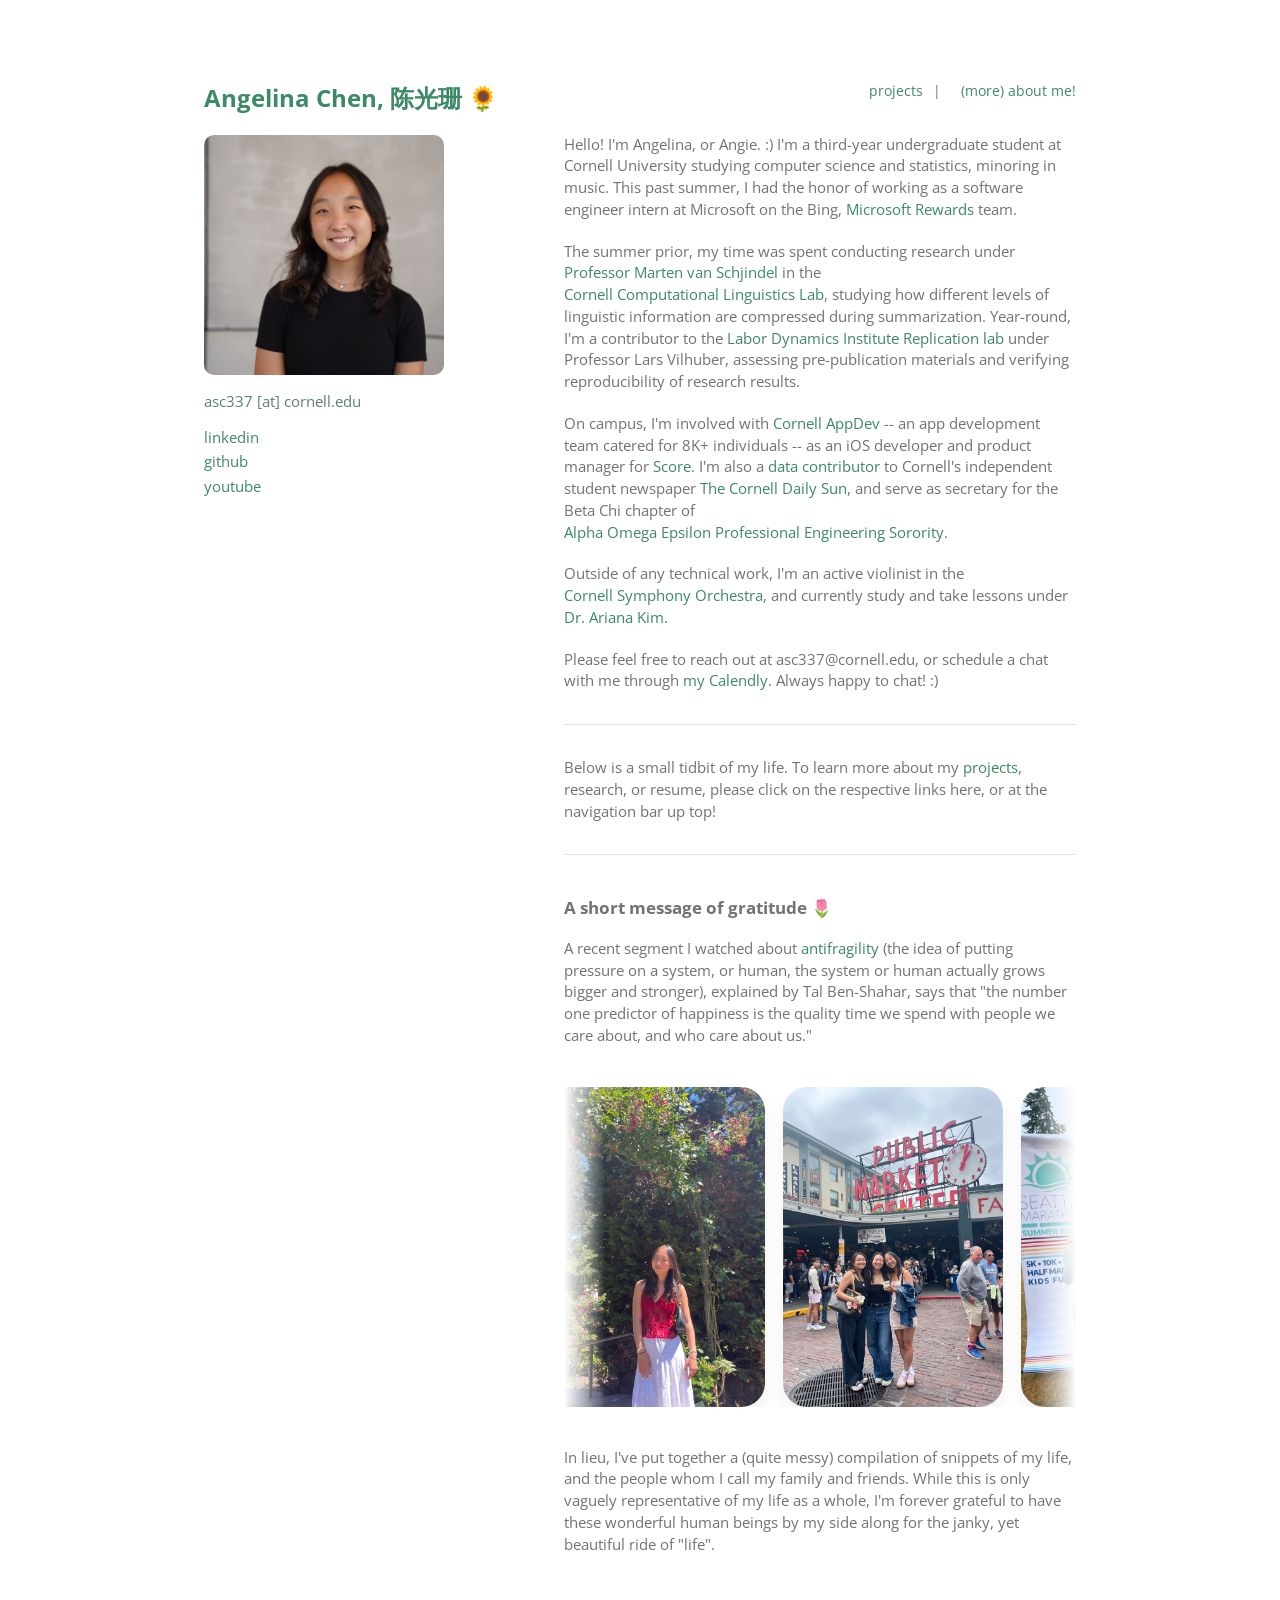
<file: index.html>
<!DOCTYPE html>
<html lang="en">
<head>
  <meta charset="UTF-8" />
  <meta name="viewport" content="width=device-width, initial-scale=1.0" />
  <link rel="preconnect" href="https://fonts.googleapis.com">
  <link rel="preconnect" href="https://fonts.gstatic.com" crossorigin>
  <link href="https://fonts.googleapis.com/css2?family=Open+Sans:wght@400;600;700&display=swap" rel="stylesheet">
  <title>Angelina Chen</title>
  <link rel="stylesheet" href="styles.css" />
</head>

<body>
  <main class="layout">

    <aside class="sidebar">
      <h1>Angelina Chen, 陈光珊 🌻</h1>

      <div class="profile-photo">
        <img src="assets/angelina.JPG" alt="Photo of Angelina" />
      </div>

      <p class="email">asc337 [at] cornell.edu</p>

      <div class="sidebar-links">
        <a href="https://www.linkedin.com/in/angelina-chenn/">linkedin</a>
        <a href="https://github.com/angelinaa-chen">github</a>
        <a href="https://www.youtube.com/@angelinachen07">youtube</a>
      </div>
    </aside>

    <section class="content">
      <nav class="top-nav">
        <a href="projects.html">projects</a>
        <span>|</span>
        <a href="aboutme.html">(more) about me!</a>
      </nav>

      <p>
        Hello! I'm Angelina, or Angie. :)
        I'm a third-year undergraduate student at Cornell University studying computer science and statistics, minoring in music.
        This past summer, I had the honor of working as a software engineer intern at Microsoft on the Bing,
        <a href="https://www.microsoft.com/en-us/rewards/about">Microsoft Rewards</a> team.
      </p>

      <p>
        The summer prior, my time was spent conducting research under
        <a href="https://linguistics.cornell.edu/marten-van-schijndel">Professor Marten van Schjindel</a>
        in the
        <a href="https://conf.ling.cornell.edu/compling/">Cornell Computational Linguistics Lab</a>,
        studying how different levels of linguistic information are compressed during summarization.
        Year-round, I'm a contributor to the
        <a href="https://www.ilr.cornell.edu/labor-dynamics-institute/ldi-replication-lab">
          Labor Dynamics Institute Replication lab
        </a>
        under Professor Lars Vilhuber, assessing pre-publication materials and verifying reproducibility of research results.
      </p>

      <p>
        On campus, I'm involved with
        <a href="https://www.cornellappdev.com">Cornell AppDev</a>
        -- an app development team catered for 8K+ individuals --
        as an iOS developer and product manager for
        <a href="https://apps.apple.com/us/app/score-cornell-sports/id6742861913">Score</a>.
        I'm also a
        <a href="https://www.cornellsun.com/staff/angelina-chen">data contributor</a>
        to Cornell's independent student newspaper
        <a href="https://www.cornellsun.com">The Cornell Daily Sun</a>,
        and serve as secretary for the Beta Chi chapter of
        <a href="https://aoecornell.com">Alpha Omega Epsilon Professional Engineering Sorority</a>.
      </p>

      <p>
        Outside of any technical work, I'm an active violinist in the
        <a href="https://www.cuorchestra.org">Cornell Symphony Orchestra</a>,
        and currently study and take lessons under
        <a href="https://music.cornell.edu/ariana-kim">Dr. Ariana Kim</a>.
        <!-- I'm also an
        <a href="https://www.amestrib.com/story/sports/high-school/2023/04/28/chen-sisters-have-ames-girls-tennis-looking-tough-in-2023-hoping-for-spot-at-ighsau-state-tournament/70143528007/">
          avid tennis player
        </a>,
        and currently play as part of the
        <a href="https://www.instagram.com/cornellreservetennis/?hl=en">
          Cornell Reserve Tennis Club
        </a>. -->
      </p>

      <p>
        Please feel free to reach out at asc337@cornell.edu, or schedule a chat with me through
        <a href="https://calendly.com/asc337-cornell/coffee-chats-clone">my Calendly</a>.
        Always happy to chat! :)
      </p>

      <div class="line"></div>

      <p>
        Below is a small tidbit of my life. To learn more about my <a href="projects.html">projects</a>, research, or resume,
        please click on the respective links here, or at the navigation bar up top!
      </p>

      <div class="line"></div>

      <h3>A short message of gratitude 🌷</h3>

      <p>
        A recent segment I watched about
        <a href="https://www.youtube.com/watch?v=e-or_D-qNqM">antifragility</a>
        (the idea of putting pressure on a system, or human, the system or human actually grows bigger and stronger),
        explained by Tal Ben-Shahar, says that
        "the number one predictor of happiness is the quality time we spend with people we care about,
        and who care about us."
      </p>

      <div class="carousel" data-speed="55">
        <div class="track">
        <div class="tile"><img src="assets/p1.jpeg" alt=""></div>
        <div class="tile"><img src="assets/p2.jpeg" alt=""></div>
        <div class="tile"><img src="assets/p3.jpeg" alt=""></div>
        <div class="tile"><img src="assets/p4.jpeg" alt=""></div>
        <div class="tile"><img src="assets/p5.jpeg" alt=""></div>
        <div class="tile"><img src="assets/p6.jpeg" alt=""></div>
        </div>
      </div>

      <p>
        In lieu, I've put together a (quite messy) compilation of snippets of my life,
        and the people whom I call my family and friends. While this is only vaguely representative of my life as a whole,
        I'm forever grateful to have these wonderful human beings by my side along for the janky,
        yet beautiful ride of "life".
      </p>

    </section>
  </main>
  <script src="js/main.js"></script>
</body>
</html>
</file>
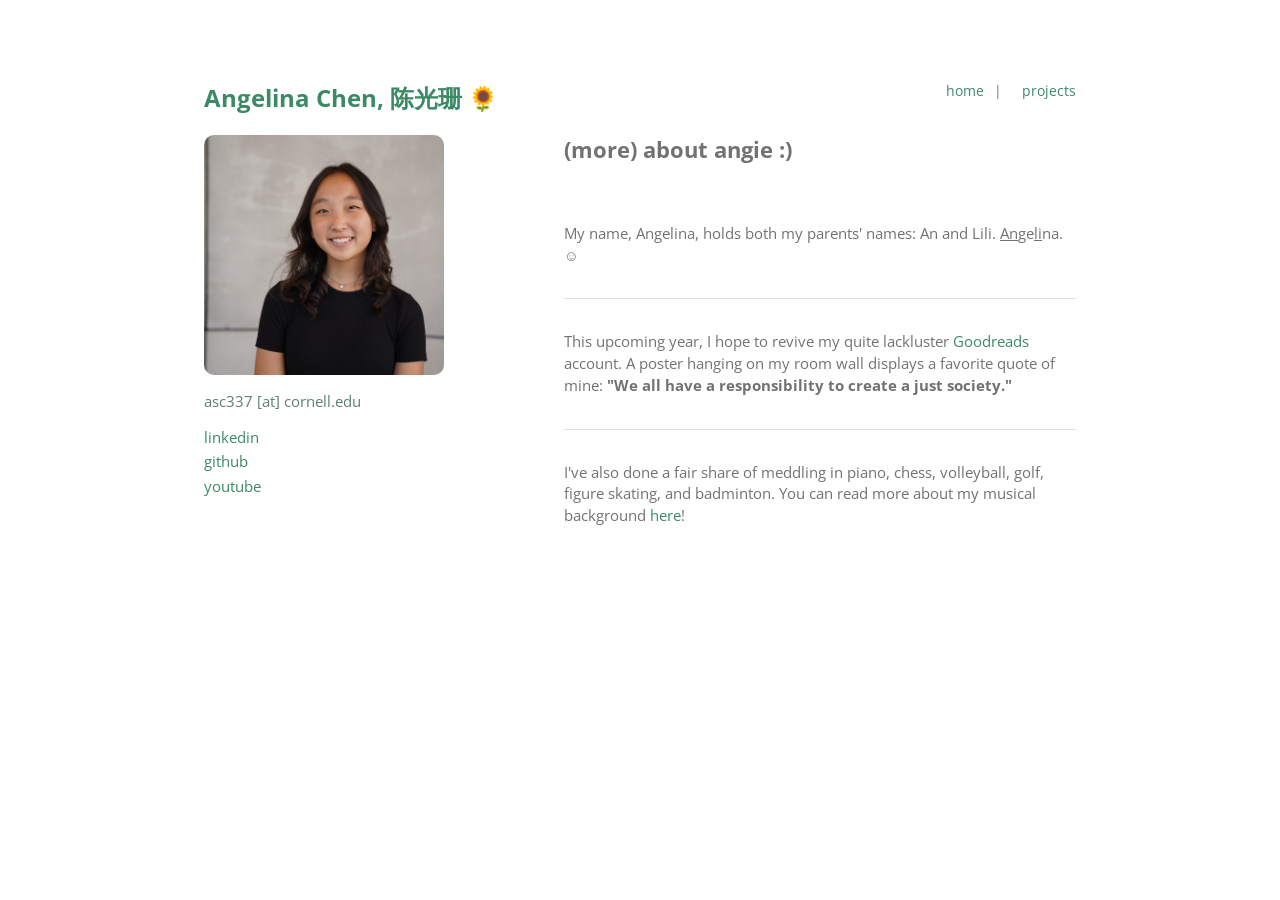
<file: aboutme.html>
<!DOCTYPE html>
<html lang="en">
<head>
  <meta charset="UTF-8" />
  <meta name="viewport" content="width=device-width, initial-scale=1.0" />
  <link rel="preconnect" href="https://fonts.googleapis.com">
  <link rel="preconnect" href="https://fonts.gstatic.com" crossorigin>
  <link href="https://fonts.googleapis.com/css2?family=Open+Sans:wght@400;600;700&display=swap" rel="stylesheet">
  <title>Angelina Chen</title>
  <link rel="stylesheet" href="styles.css" />
</head>

<body>

  <main class="layout">
    <aside class="sidebar">
      <h1>Angelina Chen, 陈光珊 🌻</h1>

      <div class="profile-photo">
        <img src="assets/angelina.JPG" alt="Photo of Angelina" />
      </div>

      <p class="email">asc337 [at] cornell.edu</p>

      <div class="sidebar-links">
        <a href="https://www.linkedin.com/in/angelina-chenn/">linkedin</a>
        <a href="https://github.com/angelinaa-chen">github</a>
        <a href="https://www.youtube.com/@angelinachen07">youtube</a>
      </div>
    </aside>

    <section class="content">
      <nav class="top-nav">
        <a href="index.html">home</a>
        <span>|</span>
        <a href="projects.html">projects</a>
      </nav>

    <h1>(more) about angie :)</h1>
    <div class="spacer"></div>
    <p>
      My name, Angelina, holds both my parents' names: An and Lili. <u>An</u>ge<u>li</u>na. ☺️
    </p>

    <!-- <p>
      I'm more of a dog person than a cat person, and one day hope to adopt one.
    </p> -->

    <!-- <p>
      There's been a meme of this word floating around recently, but I find the actual definition to be quite beautiful:
    </p> -->

    <div class="line"></div>  

    <!-- <section class="wabisabi-box">
      <h2>wa·bi·sa·bi</h2>
      <div class="pronunciation">[wäbē säbē] <em>noun, Japanese</em></div>
      <p>
        Finding beauty in the imperfections of nature and life; accepting the natural cycles of growth and decay.
      </p>
    </section>

    <div class="line"></div> -->
    
    <p>
      This upcoming year, I hope to revive my quite lackluster <a href="https://www.goodreads.com/user/show/186743850-angelina-chen">Goodreads</a> account. A poster hanging on my room wall displays a favorite quote of mine: <b>"We all have a responsibility to create a just society."</b>
    </p>

    <div class="line"></div>  

    <p>
      I've also done a fair share of meddling in piano, chess, volleyball, golf, figure skating, and badminton. You can read more about my musical background
        <a href="https://cisymphony.org/2023-young-artists/">here</a>!</p>

    </section>
  </main>

  <script src="js/main.js"></script>
</body>
</html>
</file>
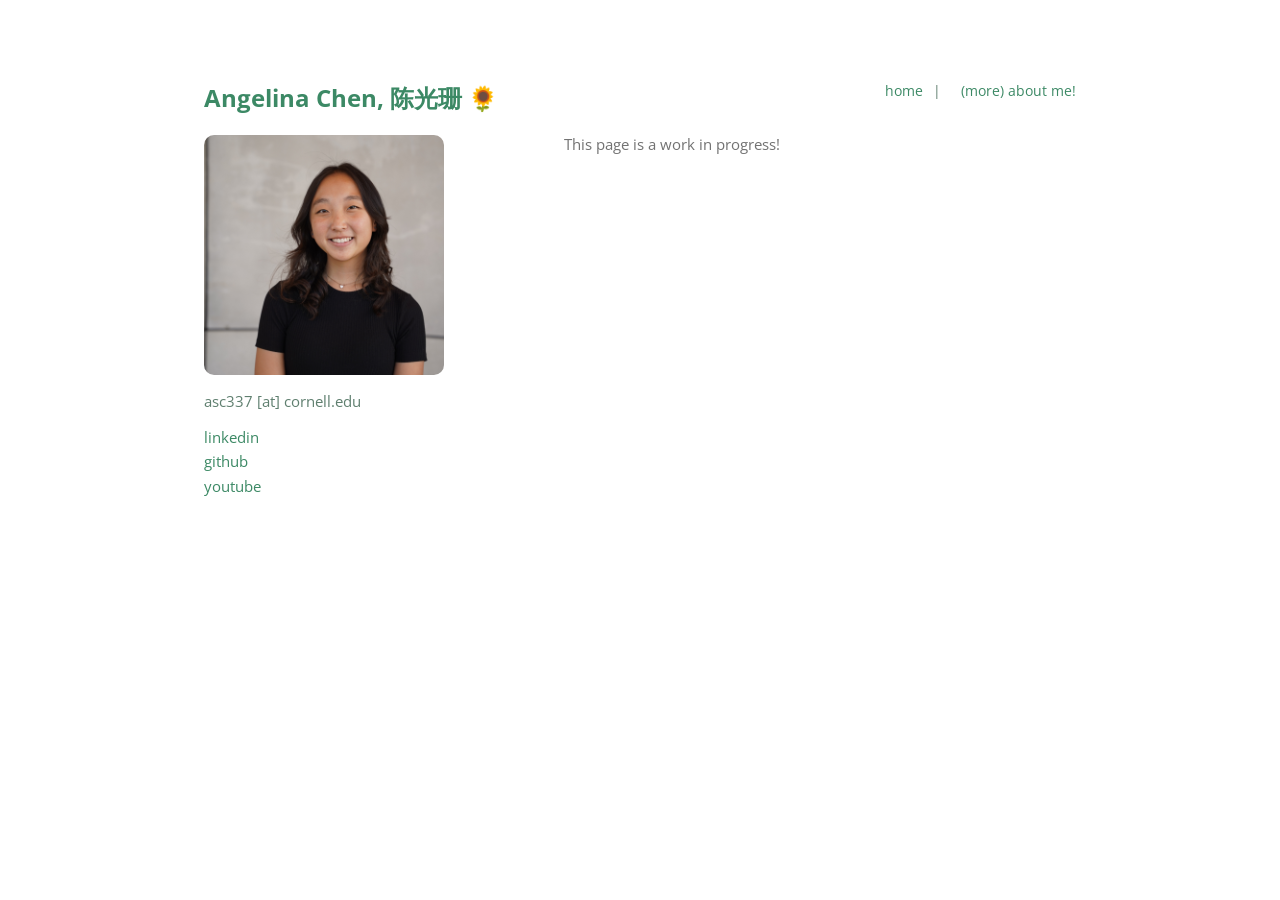
<file: projects.html>
<!DOCTYPE html>
<html lang="en">
<head>
  <meta charset="UTF-8" />
  <meta name="viewport" content="width=device-width, initial-scale=1.0" />
  <link rel="preconnect" href="https://fonts.googleapis.com">
  <link rel="preconnect" href="https://fonts.gstatic.com" crossorigin>
  <link href="https://fonts.googleapis.com/css2?family=Open+Sans:wght@400;600;700&display=swap" rel="stylesheet">
  <title>Angelina Chen</title>
  <link rel="stylesheet" href="styles.css" />
</head>

<body>
  <main class="layout">

    <aside class="sidebar">
      <h1>Angelina Chen, 陈光珊 🌻</h1>

      <div class="profile-photo">
        <img src="assets/angelina.JPG" alt="Photo of Angelina" />
      </div>

      <p class="email">asc337 [at] cornell.edu</p>

      <div class="sidebar-links">
        <a href="https://www.linkedin.com/in/angelina-chenn/">linkedin</a>
        <a href="https://github.com/angelinaa-chen">github</a>
        <a href="https://www.youtube.com/@angelinachen07">youtube</a>
      </div>
    </aside>

    <section class="content">
      <nav class="top-nav">
        <a href="index.html">home</a>
        <span>|</span>
        <a href="aboutme.html">(more) about me!</a>
      </nav>

      <p> This page is a work in progress! </p>
    </section>

  </main>

  <script src="js/main.js"></script>
</body>
</html>
</file>
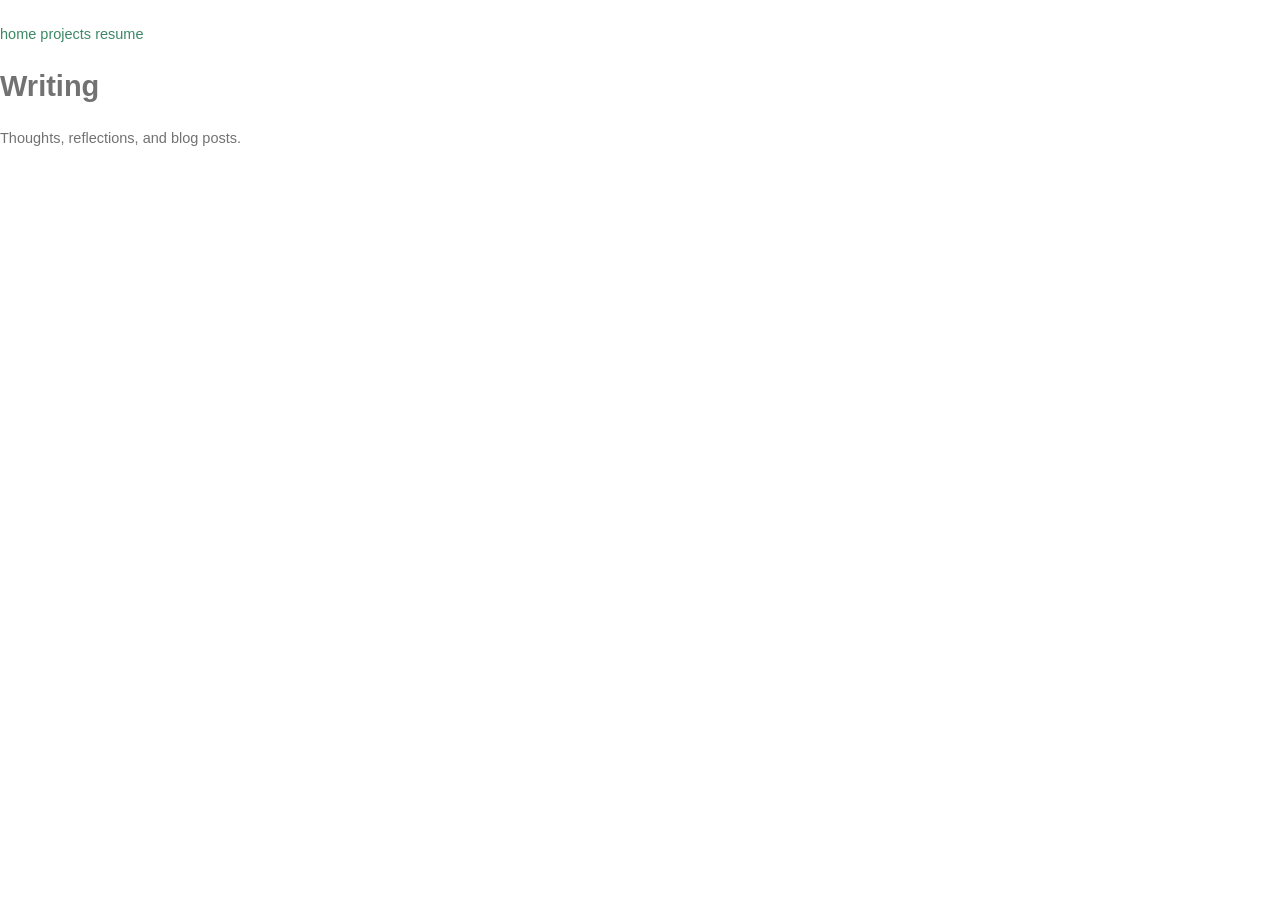
<file: writing.html>
<!DOCTYPE html>
<html lang="en">
<head>
  <meta charset="UTF-8" />
  <meta name="viewport" content="width=device-width, initial-scale=1.0"/>
  <title>Writing – Angelina Chen</title>
  <link rel="stylesheet" href="styles.css" />
</head>
<body>
  <header>
    <a href="index.html">home</a>
    <a href="projects.html">projects</a>
    <a href="resume.html">resume</a>
  </header>

  <main>
    <h1>Writing</h1>
    <p>Thoughts, reflections, and blog posts.</p>
    <!-- Add writing samples or links -->
  </main>
</body>
</html>
</file>
<file: styles.css>
:root {
  --text-green: #727272;
  --accent-green: #3c8965;
  --muted-green: #5f7f6f;
  --border-green: #d8e4dd;
  --bg-white: #ffffff;
}

/* Base */
*,
*::before,
*::after {
  box-sizing: border-box;
}

body {
  margin: 0;
  padding-top: 1.5rem;
  background: var(--bg-white);
  color: var(--text-green);
  font-family: "Open Sans", -apple-system, BlinkMacSystemFont,
    "Segoe UI", Roboto, Helvetica, Arial, sans-serif;
  font-size: 14.5px;
  line-height: 1.5;
}

a {
  color: var(--accent-green);
  text-decoration: none;
  font-weight: 400;
  display: inline-block;
}

a::before {
  content: attr(data-text);
  font-weight: 600;
  visibility: hidden;
  height: 0;
  overflow: hidden;
  display: block;
}

a:hover {
  font-weight: 550;
  /* text-decoration: underline; */
}

/* Layout */
.layout {
  max-width: 1000px;
  margin: 3.5rem auto;
  padding: 0 4rem;
  display: grid;
  grid-template-columns: 360px 1fr;
}

/* Sidebar */
.sidebar {
  position: sticky;
  top: 2.5rem;
  align-self: start;
}

.sidebar h1 {
  margin: 0 0 1.2rem 0;
  font-size: 1.5rem;
  color: var(--accent-green);
}

.profile-photo {
  max-width: 240px;
  aspect-ratio: 1 / 1;
  overflow: hidden;
  border-radius: 10px;
  margin-bottom: 0.9rem;
}

.profile-photo img {
  width: 100%;
  height: 100%;
  object-fit: cover;
  display: block;
}

.sidebar .email {
  margin: 0.6rem 0 0.8rem;
  font-size: 0.95rem;
  color: var(--muted-green);
}

.sidebar-links a {
  display: block;
  font-size: 0.95rem;
  line-height: 1.6;
}

/* Top Navigation */
.top-nav {
  text-align: right;
  font-size: 0.9rem;
  margin-bottom: 2rem;
}

.top-nav a {
  margin-left: 0.6rem;
  font-weight: 400;
}

.top-nav a:hover {
  font-weight: 600;
  text-decoration: none;
}

.top-nav span {
  margin: 0 0.4rem;
  color: var(--muted-green);
}

/* Content */
.content {
  max-width: 700px;
}

.content p {
  margin-bottom: 1.25rem;
}

.content h1 {
  margin-top: 0;
}

.content h3 {
  margin-top: 2.5rem;
}

/* Dividers & Spacing */
.line {
  border-top: 1px solid var(--border-green);
  margin: 2rem 0;
}

.spacer {
  height: 1.5rem;
}

/* Carousel */
.carousel {
  position: relative;
  overflow: hidden;
  margin: 2.5rem 0;
  mask-image: linear-gradient(
    to right,
    transparent 0,
    #000 8%,
    #000 92%,
    transparent 100%
  );
}

.carousel .track {
  display: flex;
  gap: 18px;
  will-change: transform;
}

.tile {
  flex: 0 0 220px;
  height: 320px;
  border-radius: 24px;
  background: #fff;
  box-shadow: 0 10px 20px rgba(0, 0, 0, 0.06);
  display: flex;
  align-items: center;
  justify-content: center;
  overflow: hidden;
}

.tile img {
  width: 100%;
  height: 100%;
  object-fit: cover;
}

/* Mobile */
@media (max-width: 900px) {
  .layout {
    grid-template-columns: 1fr;
    padding: 0 1.5rem;
    gap: 2rem;
  }

  .top-nav {
    text-align: left;
  }

  .sidebar {
    position: static;
  }

  .profile-photo {
    max-width: 180px;
  }
}
</file>
